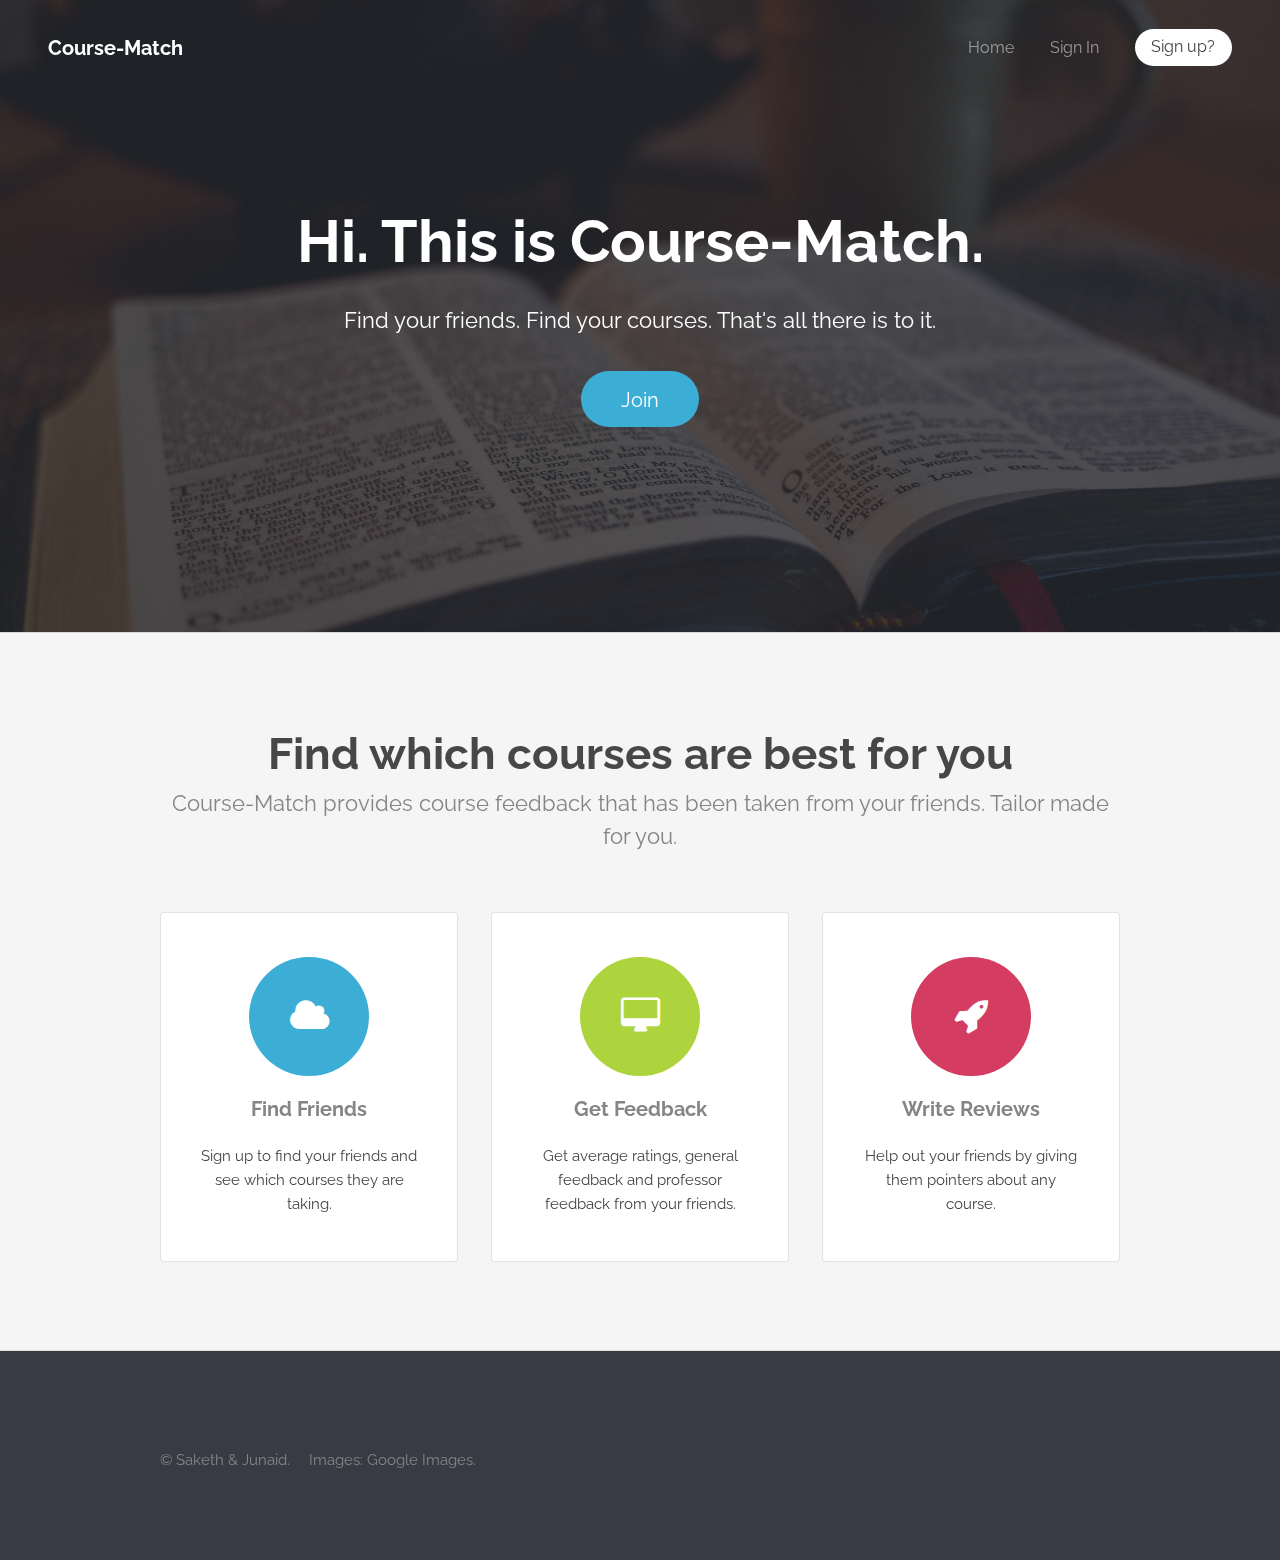
<file: index.html>
<!DOCTYPE html>
<html lang="en">
	<head>
		<meta charset="UTF-8">
		<title>Course-Match</title>
		<meta http-equiv="content-type" content="text/html; charset=utf-8" />
		<meta name="description" content="" />
		<meta name="keywords" content="" />
		<script src="js/jquery.min.js"></script>
		<script src="js/skel.min.js"></script>
		<script src="js/skel-layers.min.js"></script>
		<script src="js/init.js"></script>
		<noscript>
			<link rel="stylesheet" href="css/skel.css" />
			<link rel="stylesheet" href="css/style.css" />
			<link rel="stylesheet" href="css/style-xlarge.css" />
		</noscript>
	</head>
	<body class="landing">

		<!-- Header -->
			<header id="header">
				<h1><a href="index.php">Course-Match</a></h1>
				<nav id="nav">
					<ul>
						<li><a href="index.html">Home</a></li>
						<li><a href="login.php">Sign In</a></li>
						<li><a href="registration.php" class="button">Sign up?</a></li>
					</ul>
				</nav>
			</header>

		<!-- Banner -->
			<section id="banner">
				<h2>Hi. This is Course-Match.</h2>
				<p>Find your friends. Find your courses. That's all there is to it.</p>
				<ul class="actions">
					<li>
						<a href="./registration.php" class="button big">Join</a>
					</li>
				</ul>
			</section>

		<!-- One -->
			<section id="one" class="wrapper style1 special">
				<div class="container">
					<header class="major">
						<h2>Find which courses are best for you</h2>
						<p>Course-Match provides course feedback that has been taken from your friends. Tailor made for you.</p>
					</header>
					<div class="row 150%">
						<div class="4u 12u$(medium)">
							<section class="box">
								<i class="icon big rounded color1 fa-cloud"></i>
								<h3>Find Friends</h3>
								<p>Sign up to find your friends and see which courses they are taking.</p>
							</section>
						</div>
						<div class="4u 12u$(medium)">
							<section class="box">
								<i class="icon big rounded color9 fa-desktop"></i>
								<h3>Get Feedback</h3>
								<p>Get average ratings, general feedback and professor feedback from your friends.</p>
							</section>
						</div>
						<div class="4u$ 12u$(medium)">
							<section class="box">
								<i class="icon big rounded color6 fa-rocket"></i>
								<h3>Write Reviews</h3>
								<p>Help out your friends by giving them pointers about any course.</p>
							</section>
						</div>
					</div>
				</div>
			</section>

		<!-- Two -->
			<!-- <section id="two" class="wrapper style2 special">
				<center>
				<div class="container">
					<header class="major">
						<h2>Made by us.</h2>
						<p>We are we.</p>
					</header>
					<section class="profiles">
						<div class="row" style="padding:0cm 0cm 0cm 35%">
							<section class="3u 6u(medium) 12u$(xsmall) profile">
								<img src="images/profile_placeholder.gif" alt="" />
								<h4>Me</h4>
								<p>That's me.</p>
							</section>
							<section class="3u 6u$(medium) 12u$(xsmall) profile">
								<img src="images/profile_placeholder.gif" alt="" />
								<h4>My Friend</h4>
								<p>That's my friend :p.</p>
							</section>
						</div>
					</section>
				</div>
			</center>
			</section> -->

		<!-- Three -->
			<!-- <section id="three" class="wrapper style3 special">
				<div class="container">
					<header class="major">
						<h2>Have some feedback?</h2>
						<p>It's always welcome.</p>
					</header>
				</div>
				<div class="container 50%">
					<form action="#" method="post">
						<div class="row uniform">
							<div class="6u 12u$(small)">
								<input name="name" id="name" value="" placeholder="Name" type="text">
							</div>
							<div class="6u$ 12u$(small)">
								<input name="email" id="email" value="" placeholder="Email" type="email">
							</div>
							<div class="12u$">
								<textarea name="message" id="message" placeholder="Message" rows="6"></textarea>
							</div>
							<div class="12u$">
								<ul class="actions">
									<li><input value="Send Message" class="special big" type="submit"></li>
								</ul>
							</div>
						</div>
					</form>
				</div>
			</section> -->

		<!-- Footer -->

			<footer id="footer">
				<div class="container">
					<div class="row">
						<div class="8u 12u$(medium)">
							<ul class="copyright">
								<li>&copy; Saketh & Junaid.</li>
								<li>Images: <a href="https://www.google.com/imghp">Google Images.</a></li>
							</ul>
						</div>
			</footer>

	</body>
</html>
</file>
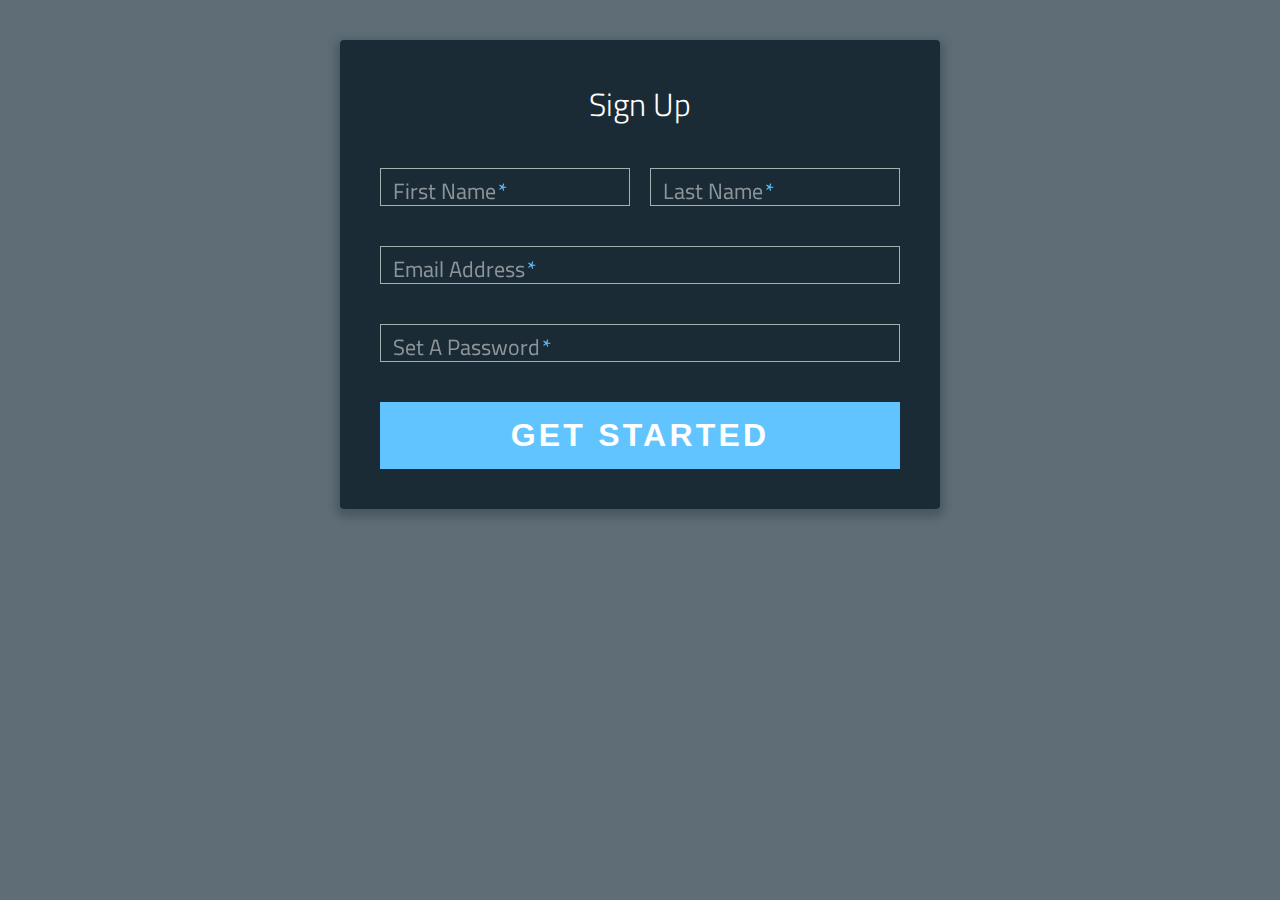
<file: registration.html>
<!DOCTYPE html>
  <html class=''>
  <head>
    <title>Course-Match Registration</title>
      <meta charset='UTF-8'><meta name="robots" content="noindex"><link rel="canonical" href="http://codepen.io/ehermanson/pen/KwKWEv" />
    <link href='http://fonts.googleapis.com/css?family=Titillium+Web:400,300,600' rel='stylesheet' type='text/css'>
    <link rel='stylesheet prefetch' href='//codepen.io/assets/reset/normalize.css'>
    <style class="cp-pen-styles">*, *:before, *:after {
      box-sizing: border-box;
    }

    html {
      overflow-y: scroll;
    }

    body {
      background: #5F6E76;
      font-family: 'Titillium Web', sans-serif;
    }

    a {
      text-decoration: none;
      color: #1ab188;
      -webkit-transition: .5s ease;
      transition: .5s ease;
    }
    a:hover {
      color: #33CAFF;
    }

    .form {
      background: rgba(19, 35, 47, 0.9);
      padding: 40px;
      max-width: 600px;
      margin: 40px auto;
      border-radius: 4px;
      box-shadow: 0 4px 10px 4px rgba(19, 35, 47, 0.3);
    }

    .tab-group {
      list-style: none;
      padding: 0;
      margin: 0 0 40px 0;
    }
    .tab-group:after {
      content: "";
      display: table;
      clear: both;
    }
    .tab-group li a {
      display: block;
      text-decoration: none;
      padding: 15px;
      background: #33B2FF;
      color: #33B2FF;
      font-size: 20px;
      float: left;
      width: 50%;
      text-align: center;
      cursor: pointer;
      -webkit-transition: .5s ease;
      transition: .5s ease;
    }
    .tab-group li a:hover {
      background: #33B2FF;
      color: #ffffff;
    }
    .tab-group .active a {
      background: #33CAFF;
      color: #ffffff;
    }

    .tab-content > div:last-child {
      display: none;
    }

    h1 {
      text-align: center;
      color: #ffffff;
      font-weight: 300;
      margin: 0 0 40px;
    }

    label {
      position: absolute;
      -webkit-transform: translateY(6px);
              transform: translateY(6px);
      left: 13px;
      color: rgba(255, 255, 255, 0.5);
      -webkit-transition: all 0.25s ease;
      transition: all 0.25s ease;
      -webkit-backface-visibility: hidden;
      pointer-events: none;
      font-size: 22px;
    }
    label .req {
      margin: 2px;
      color: #61C4FF;
    }

    label.active {
      -webkit-transform: translateY(50px);
              transform: translateY(50px);
      left: 2px;
      font-size: 14px;
    }
    label.active .req {
      opacity: 0;
    }

    label.highlight {
      color: #ffffff;
    }

    input, textarea {
      font-size: 22px;
      display: block;
      width: 100%;
      height: 100%;
      padding: 5px 10px;
      background: none;
      background-image: none;
      border: 1px solid #a0b3b0;
      color: #ffffff;
      border-radius: 0;
      -webkit-transition: border-color .25s ease, box-shadow .25s ease;
      transition: border-color .25s ease, box-shadow .25s ease;
    }
    input:focus, textarea:focus {
      outline: 0;
      border-color: #61C4FF;
    }

    textarea {
      border: 2px solid #a0b3b0;
      resize: vertical;
    }

    .field-wrap {
      position: relative;
      margin-bottom: 40px;
    }

    .top-row:after {
      content: "";
      display: table;
      clear: both;
    }
    .top-row > div {
      float: left;
      width: 48%;
      margin-right: 4%;
    }
    .top-row > div:last-child {
      margin: 0;
    }

    .button {
      border: 0;
      outline: none;
      border-radius: 0;
      padding: 15px 0;
      font-size: 2rem;
      font-weight: 600;
      text-transform: uppercase;
      letter-spacing: .1em;
      background: #61C4FF;
      color: #ffffff;
      -webkit-transition: all 0.5s ease;
      transition: all 0.5s ease;
      -webkit-appearance: none;
    }
    .button:hover, .button:focus {
      background: #22ABFE;
    }

    .button-block {
      display: block;
      width: 100%;
    }

    .forgot {
      margin-top: -20px;
      text-align: right;
    }
    </style>
  </head>
  <body>
  <div class="form">        
        <div class="tab-content">
          <div id="signup">   
            <h1>Sign Up</h1>
            
            <form action="/" method="post">
            
            <div class="top-row">
              <div class="field-wrap">
                <label>
                  First Name<span class="req">*</span>
                </label>
                <input type="text" required autocomplete="off" />
              </div>
          
              <div class="field-wrap">
                <label>
                  Last Name<span class="req">*</span>
                </label>
                <input type="text"required autocomplete="off"/>
              </div>
            </div>

            <div class="field-wrap">
              <label>
                Email Address<span class="req">*</span>
              </label>
              <input type="email"required autocomplete="off"/>
            </div>
            
            <div class="field-wrap">
              <label>
                Set A Password<span class="req">*</span>
              </label>
              <input type="password"required autocomplete="off"/>
            </div>
            
            <button type="submit" class="button button-block"/>Get Started</button>
            
            </form>

          </div>
          
          <div id="login">   
            <h1>Welcome Back!</h1>
            
            <form action="/" method="post">
            
              <div class="field-wrap">
              <label>
                Email Address<span class="req">*</span>
              </label>
              <input type="email"required autocomplete="off"/>
            </div>
            
            <div class="field-wrap">
              <label>
                Password<span class="req">*</span>
              </label>
              <input type="password"required autocomplete="off"/>
            </div>
            
            <p class="forgot"><a href="#">Forgot Password?</a></p>
            
            <button class="button button-block"/>Log In</button>
            
            </form>

          </div>
          
        </div><!-- tab-content -->
        
  </div> <!-- /form -->
  <script src='//dmnbd74khqk5q.cloudfront.net/assets/common/stopExecutionOnTimeout.js?t=1'></script><script src='//cdnjs.cloudflare.com/ajax/libs/jquery/2.1.3/jquery.min.js'></script>
  <script>$('.form').find('input, textarea').on('keyup blur focus', function (e) {
      var $this = $(this), label = $this.prev('label');
      if (e.type === 'keyup') {
          if ($this.val() === '') {
              label.removeClass('active highlight');
          } else {
              label.addClass('active highlight');
          }
      } else if (e.type === 'blur') {
          if ($this.val() === '') {
              label.removeClass('active highlight');
          } else {
              label.removeClass('highlight');
          }
      } else if (e.type === 'focus') {
          if ($this.val() === '') {
              label.removeClass('highlight');
          } else if ($this.val() !== '') {
              label.addClass('highlight');
          }
      }
  });
  $('.tab a').on('click', function (e) {
      e.preventDefault();
      $(this).parent().addClass('active');
      $(this).parent().siblings().removeClass('active');
      target = $(this).attr('href');
      $('.tab-content > div').not(target).hide();
      $(target).fadeIn(600);
  });
  //# sourceURL=pen.js
  </script>
  </body>
</html>
</file>
<file: css/style-xlarge.css>
/*
	Transit by TEMPLATED
	templated.co @templatedco
	Released for free under the Creative Commons Attribution 3.0 license (templated.co/license)
*/

/* Basic */

	body, input, select, textarea {
		font-size: 11pt;
	}
</file>
<file: css/skel.css>
/* Resets (http://meyerweb.com/eric/tools/css/reset/ | v2.0 | 20110126 | License: none (public domain)) */

	html,body,div,span,applet,object,iframe,h1,h2,h3,h4,h5,h6,p,blockquote,pre,a,abbr,acronym,address,big,cite,code,del,dfn,em,img,ins,kbd,q,s,samp,small,strike,strong,sub,sup,tt,var,b,u,i,center,dl,dt,dd,ol,ul,li,fieldset,form,label,legend,table,caption,tbody,tfoot,thead,tr,th,td,article,aside,canvas,details,embed,figure,figcaption,footer,header,hgroup,menu,nav,output,ruby,section,summary,time,mark,audio,video{margin:0;padding:0;border:0;font-size:100%;font:inherit;vertical-align:baseline;}article,aside,details,figcaption,figure,footer,header,hgroup,menu,nav,section{display:block;}body{line-height:1;}ol,ul{list-style:none;}blockquote,q{quotes:none;}blockquote:before,blockquote:after,q:before,q:after{content:'';content:none;}table{border-collapse:collapse;border-spacing:0;}body{-webkit-text-size-adjust:none}

/* Box Model */

	*, *:before, *:after {
		-moz-box-sizing: border-box;
		-webkit-box-sizing: border-box;
		box-sizing: border-box;
	}

/* Container */

	.container {
		margin-left: auto;
		margin-right: auto;

		/* width: (containers) */
		width: 1200px;
	}

	/* Modifiers */

		/* 125% */
			.container.\31 25\25 {
				width: 100%;

				/* max-width: (containers * 1.25) */
				max-width: 1500px;

				/* min-width: (containers) */
				min-width: 1200px;
			}

		/* 75% */
			.container.\37 5\25 {

				/* width: (containers * 0.75) */
				width: 900px;

			}

		/* 50% */
			.container.\35 0\25 {

				/* width: (containers * 0.50) */
				width: 600px;

			}

		/* 25% */
			.container.\32 5\25 {

				/* width: (containers * 0.25) */
				width: 300px;

			}

/* Grid */

	.row {
		border-bottom: solid 1px transparent;
	}

	.row > * {
		float: left;
	}

	.row:after, .row:before {
		content: '';
		display: block;
		clear: both;
		height: 0;
	}

	.row.uniform > * > :first-child {
		margin-top: 0;
	}

	.row.uniform > * > :last-child {
		margin-bottom: 0;
	}

	/* Gutters */

		/* Normal */

			.row > * {
				/* padding: (gutters.horizontal) 0 0 (gutters.vertical) */
				padding: 0 0 0 2em;
			}

			.row {
				/* margin: -(gutters.horizontal) 0 -1px -(gutters.vertical) */
				margin: 0 0 -1px -2em;
			}

			.row.uniform > * {
				/* padding: (gutters.vertical) 0 0 (gutters.vertical) */
				padding: 2em 0 0 2em;
			}

			.row.uniform {
				/* margin: -(gutters.vertical) 0 -1px -(gutters.vertical) */
				margin: -2em 0 -1px -2em;
			}

		/* 200% */

			.row.\32 00\25 > * {
				/* padding: (gutters.horizontal) 0 0 (gutters.vertical) */
				padding: 0 0 0 4em;
			}

			.row.\32 00\25 {
				/* margin: -(gutters.horizontal) 0 -1px -(gutters.vertical) */
				margin: 0 0 -1px -4em;
			}

			.row.uniform.\32 00\25 > * {
				/* padding: (gutters.vertical) 0 0 (gutters.vertical) */
				padding: 4em 0 0 4em;
			}

			.row.uniform.\32 00\25 {
				/* margin: -(gutters.vertical) 0 -1px -(gutters.vertical) */
				margin: -4em 0 -1px -4em;
			}

		/* 150% */

			.row.\31 50\25 > * {
				/* padding: (gutters.horizontal) 0 0 (gutters.vertical) */
				padding: 0 0 0 1.5em;
			}

			.row.\31 50\25 {
				/* margin: -(gutters.horizontal) 0 -1px -(gutters.vertical) */
				margin: 0 0 -1px -1.5em;
			}

			.row.uniform.\31 50\25 > * {
				/* padding: (gutters.vertical) 0 0 (gutters.vertical) */
				padding: 1.5em 0 0 1.5em;
			}

			.row.uniform.\31 50\25 {
				/* margin: -(gutters.vertical) 0 -1px -(gutters.vertical) */
				margin: -1.5em 0 -1px -1.5em;
			}

		/* 50% */

			.row.\35 0\25 > * {
				/* padding: (gutters.horizontal) 0 0 (gutters.vertical) */
				padding: 0 0 0 1em;
			}

			.row.\35 0\25 {
				/* margin: -(gutters.horizontal) 0 -1px -(gutters.vertical) */
				margin: 0 0 -1px -1em;
			}

			.row.uniform.\35 0\25 > * {
				/* padding: (gutters.vertical) 0 0 (gutters.vertical) */
				padding: 1em 0 0 1em;
			}

			.row.uniform.\35 0\25 {
				/* margin: -(gutters.vertical) 0 -1px -(gutters.vertical) */
				margin: -1em 0 -1px -1em;
			}

		/* 25% */

			.row.\32 5\25 > * {
				/* padding: (gutters.horizontal) 0 0 (gutters.vertical) */
				padding: 0 0 0 0.5em;
			}

			.row.\32 5\25 {
				/* margin: -(gutters.horizontal) 0 -1px -(gutters.vertical) */
				margin: 0 0 -1px -0.5em;
			}

			.row.uniform.\32 5\25 > * {
				/* padding: (gutters.vertical) 0 0 (gutters.vertical) */
				padding: 0.5em 0 0 0.5em;
			}

			.row.uniform.\32 5\25 {
				/* margin: -(gutters.vertical) 0 -1px -(gutters.vertical) */
				margin: -0.5em 0 -1px -0.5em;
			}

		/* 0% */

			.row.\30 \25 > * {
				padding: 0;
			}

			.row.\30 \25 {
				margin: 0 0 -1px 0;
			}

	/* Cells */

		.\31 2u, .\31 2u\24 { width: 100%; clear: none; margin-left: 0; }
		.\31 1u, .\31 1u\24 { width: 91.6666666667%; clear: none; margin-left: 0; }
		.\31 0u, .\31 0u\24 { width: 83.3333333333%; clear: none; margin-left: 0; }
		.\39 u, .\39 u\24 { width: 75%; clear: none; margin-left: 0; }
		.\38 u, .\38 u\24 { width: 66.6666666667%; clear: none; margin-left: 0; }
		.\37 u, .\37 u\24 { width: 58.3333333333%; clear: none; margin-left: 0; }
		.\36 u, .\36 u\24 { width: 50%; clear: none; margin-left: 0; }
		.\35 u, .\35 u\24 { width: 41.6666666667%; clear: none; margin-left: 0; }
		.\34 u, .\34 u\24 { width: 33.3333333333%; clear: none; margin-left: 0; }
		.\33 u, .\33 u\24 { width: 25%; clear: none; margin-left: 0; }
		.\32 u, .\32 u\24 { width: 16.6666666667%; clear: none; margin-left: 0; }
		.\31 u, .\31 u\24 { width: 8.3333333333%; clear: none; margin-left: 0; }

		.\31 2u\24 + *,
		.\31 1u\24 + *,
		.\31 0u\24 + *,
		.\39 u\24 + *,
		.\38 u\24 + *,
		.\37 u\24 + *,
		.\36 u\24 + *,
		.\35 u\24 + *,
		.\34 u\24 + *,
		.\33 u\24 + *,
		.\32 u\24 + *,
		.\31 u\24 + * {
			clear: left;
		}

		.\-11u { margin-left: 91.6666666667% }
		.\-10u { margin-left: 83.3333333333% }
		.\-9u { margin-left: 75% }
		.\-8u { margin-left: 66.6666666667% }
		.\-7u { margin-left: 58.3333333333% }
		.\-6u { margin-left: 50% }
		.\-5u { margin-left: 41.6666666667% }
		.\-4u { margin-left: 33.3333333333% }
		.\-3u { margin-left: 25% }
		.\-2u { margin-left: 16.6666666667% }
		.\-1u { margin-left: 8.3333333333% }
</file>
<file: css/style.css>
@charset "UTF-8";
@import url(font-awesome.min.css);
@import url(http://fonts.googleapis.com/css?family=Raleway:700,400);

/*
	Transit by TEMPLATED
	templated.co @templatedco
	Released for free under the Creative Commons Attribution 3.0 license (templated.co/license)
*/

/* Basic */

	body {
		background: #fff;
	}

		body.is-loading *, body.is-loading *:before, body.is-loading *:after {
			-moz-animation: none !important;
			-webkit-animation: none !important;
			-o-animation: none !important;
			-ms-animation: none !important;
			animation: none !important;
			-moz-transition: none !important;
			-webkit-transition: none !important;
			-o-transition: none !important;
			-ms-transition: none !important;
			transition: none !important;
		}

	body, input, select, textarea {
		color: #444;
		font-family: "Raleway", Helvetica, sans-serif;
		font-size: 13pt;
		font-weight: 400;
		line-height: 1.65em;
	}

	a {
		color: #383b43;
		text-decoration: none;
	}

		a:active, a:hover {
			text-decoration: underline;
		}

	strong, b {
		color: #474747;
		font-weight: 700;
	}

	em, i {
		font-style: italic;
	}

	p {
		margin: 0 0 2em 0;
	}

	h1, h2, h3, h4, h5, h6 {
		color: #474747;
		font-weight: 700;
		line-height: 1em;
		margin: 0 0 1em 0;
	}

		h1 a, h2 a, h3 a, h4 a, h5 a, h6 a {
			color: inherit;
			text-decoration: none;
		}

	h2 {
		font-size: 1.75em;
		line-height: 1.5em;
	}

	h3 {
		font-size: 1.35em;
		line-height: 1.5em;
	}

	h4 {
		font-size: 1.1em;
		line-height: 1.5em;
	}

	h5 {
		font-size: 0.9em;
		line-height: 1.5em;
	}

	h6 {
		font-size: 0.7em;
		line-height: 1.5em;
	}

	sub {
		font-size: 0.8em;
		position: relative;
		top: 0.5em;
	}

	sup {
		font-size: 0.8em;
		position: relative;
		top: -0.5em;
	}

	hr {
		border: 0;
		border-bottom: solid 1px rgba(144, 144, 144, 0.25);
		margin: 2em 0;
	}

		hr.major {
			margin: 3em 0;
		}

	blockquote {
		border-left: solid 4px rgba(144, 144, 144, 0.25);
		font-style: italic;
		margin: 0 0 2em 0;
		padding: 0.5em 0 0.5em 2em;
	}

	code {
		background: rgba(144, 144, 144, 0.075);
		border-radius: 4px;
		border: solid 1px rgba(144, 144, 144, 0.25);
		font-family: "Courier New", monospace;
		font-size: 0.9em;
		margin: 0 0.25em;
		padding: 0.25em 0.65em;
	}

	pre {
		-webkit-overflow-scrolling: touch;
		font-family: "Courier New", monospace;
		font-size: 0.9em;
		margin: 0 0 2em 0;
	}

		pre code {
			display: block;
			line-height: 1.75em;
			padding: 1em 1.5em;
			overflow-x: auto;
		}

	.align-left {
		text-align: left;
	}

	.align-center {
		text-align: center;
	}

	.align-right {
		text-align: right;
	}

/* Section/Article */

	section.special, article.special {
		text-align: center;
	}

	header p {
		color: #858585;
		position: relative;
		margin: 0 0 1.5em 0;
	}

	header h2 + p {
		font-size: 1.25em;
		margin-top: -1em;
		line-height: 1.5em;
	}

	header h3 + p {
		font-size: 1.1em;
		margin-top: -0.8em;
		line-height: 1.5em;
	}

	header h4 + p,
	header h5 + p,
	header h6 + p {
		font-size: 0.9em;
		margin-top: -0.6em;
		line-height: 1.5em;
	}

	header.major {
		text-align: center;
		margin-bottom: 4em;
	}

		header.major h2 {
			font-size: 3em;
			margin-bottom: 0.5em;
		}

		header.major p {
			font-size: 1.5em;
		}

/* Form */

	form {
		margin: 0 0 2em 0;
	}

	label {
		color: #474747;
		display: block;
		font-size: 0.9em;
		font-weight: 700;
		margin: 0 0 1em 0;
	}

	input[type="text"],
	input[type="password"],
	input[type="email"],
	select,
	textarea {
		-moz-appearance: none;
		-webkit-appearance: none;
		-o-appearance: none;
		-ms-appearance: none;
		appearance: none;
		background: rgba(144, 144, 144, 0.075);
		border-radius: 4px;
		border: none;
		color: inherit;
		display: block;
		outline: 0;
		padding: 0 1em;
		text-decoration: none;
		width: 100%;
	}

		input[type="text"]:invalid,
		input[type="password"]:invalid,
		input[type="email"]:invalid,
		select:invalid,
		textarea:invalid {
			box-shadow: none;
		}

		input[type="text"]:focus,
		input[type="password"]:focus,
		input[type="email"]:focus,
		select:focus,
		textarea:focus {
			border-color: #383b43;
			box-shadow: 0 0 0 1px #383b43;
		}

	.select-wrapper {
		text-decoration: none;
		display: block;
		position: relative;
	}

		.select-wrapper:before {
			content: "";
			-moz-osx-font-smoothing: grayscale;
			-webkit-font-smoothing: antialiased;
			font-family: FontAwesome;
			font-style: normal;
			font-weight: normal;
			text-transform: none !important;
		}

		.select-wrapper:before {
			color: rgba(144, 144, 144, 0.25);
			display: block;
			height: 2.75em;
			line-height: 2.75em;
			pointer-events: none;
			position: absolute;
			right: 0;
			text-align: center;
			top: 0;
			width: 2.75em;
		}

		.select-wrapper select::-ms-expand {
			display: none;
		}

	input[type="text"],
	input[type="password"],
	input[type="email"],
	select {
		height: 2.75em;
	}

	textarea {
		padding: 0.75em 1em;
	}

	input[type="checkbox"],
	input[type="radio"] {
		-moz-appearance: none;
		-webkit-appearance: none;
		-o-appearance: none;
		-ms-appearance: none;
		appearance: none;
		display: block;
		float: left;
		margin-right: -2em;
		opacity: 0;
		width: 1em;
		z-index: -1;
	}

		input[type="checkbox"] + label,
		input[type="radio"] + label {
			text-decoration: none;
			color: #444;
			cursor: pointer;
			display: inline-block;
			font-size: 1em;
			font-weight: 400;
			padding-left: 2.4em;
			padding-right: 0.75em;
			position: relative;
		}

			input[type="checkbox"] + label:before,
			input[type="radio"] + label:before {
				-moz-osx-font-smoothing: grayscale;
				-webkit-font-smoothing: antialiased;
				font-family: FontAwesome;
				font-style: normal;
				font-weight: normal;
				text-transform: none !important;
			}

			input[type="checkbox"] + label:before,
			input[type="radio"] + label:before {
				background: rgba(144, 144, 144, 0.075);
				border-radius: 4px;
				border: solid 1px rgba(144, 144, 144, 0.25);
				content: '';
				display: inline-block;
				height: 1.65em;
				left: 0;
				line-height: 1.58125em;
				position: absolute;
				text-align: center;
				top: 0;
				width: 1.65em;
			}

		input[type="checkbox"]:checked + label:before,
		input[type="radio"]:checked + label:before {
			background: #3cadd4;
			border-color: #3cadd4;
			color: #ffffff;
			content: '\f00c';
		}

		input[type="checkbox"]:focus + label:before,
		input[type="radio"]:focus + label:before {
			border-color: #383b43;
			box-shadow: 0 0 0 1px #383b43;
		}

	input[type="checkbox"] + label:before {
		border-radius: 4px;
	}

	input[type="radio"] + label:before {
		border-radius: 100%;
	}

	::-webkit-input-placeholder {
		color: #858585 !important;
		opacity: 1.0;
	}

	:-moz-placeholder {
		color: #858585 !important;
		opacity: 1.0;
	}

	::-moz-placeholder {
		color: #858585 !important;
		opacity: 1.0;
	}

	:-ms-input-placeholder {
		color: #858585 !important;
		opacity: 1.0;
	}

	.formerize-placeholder {
		color: #858585 !important;
		opacity: 1.0;
	}

/* Box */

	.box {
		border-radius: 4px;
		border: solid 1px rgba(144, 144, 144, 0.25);
		margin-bottom: 2em;
		padding: 1.5em;
	}

		.box > :last-child,
		.box > :last-child > :last-child,
		.box > :last-child > :last-child > :last-child {
			margin-bottom: 0;
		}

		.box.alt {
			border: 0;
			border-radius: 0;
			padding: 0;
		}

/* Icon */

	.icon {
		text-decoration: none;
		border-bottom: none;
		position: relative;
	}

		.icon:before {
			-moz-osx-font-smoothing: grayscale;
			-webkit-font-smoothing: antialiased;
			font-family: FontAwesome;
			font-style: normal;
			font-weight: normal;
			text-transform: none !important;
		}

		.icon:active, .icon:hover {
			text-decoration: none;
		}

		.icon > .label {
			display: none;
		}

		.icon.rounded {
			background-color: #383b43;
			border-radius: 100%;
			color: #ffffff;
			display: inline-block;
			height: 3.25em;
			line-height: 3.25em;
			text-align: center;
			width: 3.25em;
		}

			.icon.rounded.big {
				font-size: 2.5em;
				margin-bottom: 0.5em;
			}

			.icon.rounded.color1 {
				background-color: #3cadd4;
			}

			.icon.rounded.color2 {
				background-color: #3c61d4;
			}

			.icon.rounded.color3 {
				background-color: #633cd4;
			}

			.icon.rounded.color4 {
				background-color: #af3cd4;
			}

			.icon.rounded.color5 {
				background-color: #d43cad;
			}

			.icon.rounded.color6 {
				background-color: #d43c61;
			}

			.icon.rounded.color7 {
				background-color: #d4633c;
			}

			.icon.rounded.color8 {
				background-color: #d4af3c;
			}

			.icon.rounded.color9 {
				background-color: #add43c;
			}

			.icon.rounded.color10 {
				background-color: #61d43c;
			}

			.icon.rounded.fa-twitter {
				background-color: #2daae4;
			}

			.icon.rounded.fa-facebook {
				background-color: #39599f;
			}

			.icon.rounded.fa-google-plus {
				background-color: #c91e1f;
			}

			.icon.rounded.fa-dribbble {
				background-color: #c4376b;
			}

			.icon.rounded.fa-tumblr, .icon.rounded.fa-linkedin {
				background-color: #31516a;
			}

			.icon.rounded.fa-rss {
				background-color: #f2600b;
			}

/* Image */

	.image {
		border-radius: 4px;
		border: 0;
		display: inline-block;
		position: relative;
	}

		.image img {
			border-radius: 4px;
			display: block;
		}

		.image.left {
			float: left;
			padding: 0 1.5em 1em 0;
			top: 0.25em;
		}

		.image.right {
			float: right;
			padding: 0 0 1em 1.5em;
			top: 0.25em;
		}

		.image.left, .image.right {
			max-width: 40%;
		}

			.image.left img, .image.right img {
				width: 100%;
			}

		.image.fit {
			display: block;
			margin: 0 0 2em 0;
			width: 100%;
		}

			.image.fit img {
				width: 100%;
			}

/* List */

	ol {
		list-style: decimal;
		margin: 0 0 2em 0;
		padding-left: 1.25em;
	}

		ol li {
			padding-left: 0.25em;
		}

	ul {
		list-style: disc;
		margin: 0 0 2em 0;
		padding-left: 1em;
	}

		ul li {
			padding-left: 0.5em;
		}

		ul.alt {
			list-style: none;
			padding-left: 0;
		}

			ul.alt li {
				border-top: solid 1px rgba(144, 144, 144, 0.25);
				padding: 0.5em 0;
			}

				ul.alt li:first-child {
					border-top: 0;
					padding-top: 0;
				}

		ul.unstyled {
			list-style: none;
			padding-left: 0;
		}

			ul.unstyled li {
				padding: 0.4em 0;
			}

		ul.icons {
			cursor: default;
			list-style: none;
			padding-left: 0;
		}

			ul.icons li {
				display: inline-block;
				padding: 0 1em 0 0;
			}

				ul.icons li:last-child {
					padding-right: 0;
				}

				ul.icons li .icon:before {
					font-size: 2em;
				}

		ul.actions {
			cursor: default;
			list-style: none;
			padding-left: 0;
		}

			ul.actions li {
				display: inline-block;
				padding: 0 1em 0 0;
				vertical-align: middle;
			}

				ul.actions li:last-child {
					padding-right: 0;
				}

			ul.actions.small li {
				padding: 0 0.5em 0 0;
			}

			ul.actions.vertical li {
				display: block;
				padding: 1em 0 0 0;
			}

				ul.actions.vertical li:first-child {
					padding-top: 0;
				}

				ul.actions.vertical li > * {
					margin-bottom: 0;
				}

			ul.actions.vertical.small li {
				padding: 0.5em 0 0 0;
			}

				ul.actions.vertical.small li:first-child {
					padding-top: 0;
				}

			ul.actions.fit {
				display: table;
				margin-left: -1em;
				padding: 0;
				table-layout: fixed;
				width: calc(100% + 1em);
			}

				ul.actions.fit li {
					display: table-cell;
					padding: 0 0 0 1em;
				}

					ul.actions.fit li > * {
						margin-bottom: 0;
					}

				ul.actions.fit.small {
					margin-left: -0.5em;
					width: calc(100% + 0.5em);
				}

					ul.actions.fit.small li {
						padding: 0 0 0 0.5em;
					}

	dl {
		margin: 0 0 2em 0;
	}

/* Table */

	.table-wrapper {
		-webkit-overflow-scrolling: touch;
		overflow-x: auto;
	}

	table {
		margin: 0 0 2em 0;
		width: 100%;
	}

		table tbody tr {
			border: solid 1px rgba(144, 144, 144, 0.25);
			border-left: 0;
			border-right: 0;
		}

			table tbody tr:nth-child(2n + 1) {
				background-color: rgba(144, 144, 144, 0.075);
			}

		table td {
			padding: 0.75em 0.75em;
		}

		table th {
			color: #474747;
			font-size: 0.9em;
			font-weight: 700;
			padding: 0 0.75em 0.75em 0.75em;
			text-align: left;
		}

		table thead {
			border-bottom: solid 2px rgba(144, 144, 144, 0.25);
		}

		table tfoot {
			border-top: solid 2px rgba(144, 144, 144, 0.25);
		}

		table.alt {
			border-collapse: separate;
		}

			table.alt tbody tr td {
				border: solid 1px rgba(144, 144, 144, 0.25);
				border-left-width: 0;
				border-top-width: 0;
			}

				table.alt tbody tr td:first-child {
					border-left-width: 1px;
				}

			table.alt tbody tr:first-child td {
				border-top-width: 1px;
			}

			table.alt thead {
				border-bottom: 0;
			}

			table.alt tfoot {
				border-top: 0;
			}

/* Button */

	input[type="submit"],
	input[type="reset"],
	input[type="button"],
	.button {
		-moz-appearance: none;
		-webkit-appearance: none;
		-o-appearance: none;
		-ms-appearance: none;
		appearance: none;
		-moz-transition: background-color 0.2s ease-in-out, color 0.2s ease-in-out;
		-webkit-transition: background-color 0.2s ease-in-out, color 0.2s ease-in-out;
		-o-transition: background-color 0.2s ease-in-out, color 0.2s ease-in-out;
		-ms-transition: background-color 0.2s ease-in-out, color 0.2s ease-in-out;
		transition: background-color 0.2s ease-in-out, color 0.2s ease-in-out;
		background-color: #3cadd4;
		border-radius: 30px;
		border: 0;
		color: #ffffff !important;
		cursor: pointer;
		display: inline-block;
		font-weight: 400;
		height: 2.85em;
		line-height: 2.95em;
		padding: 0 2em;
		text-align: center;
		text-decoration: none;
		white-space: nowrap;
	}

		input[type="submit"]:hover,
		input[type="reset"]:hover,
		input[type="button"]:hover,
		.button:hover {
			background-color: #51b6d9;
			text-decoration: none;
		}

		input[type="submit"]:active,
		input[type="reset"]:active,
		input[type="button"]:active,
		.button:active {
			background-color: #2da2ca;
			text-decoration: none;
		}

		input[type="submit"].icon,
		input[type="reset"].icon,
		input[type="button"].icon,
		.button.icon {
			padding-left: 1.35em;
		}

			input[type="submit"].icon:before,
			input[type="reset"].icon:before,
			input[type="button"].icon:before,
			.button.icon:before {
				margin-right: 0.5em;
			}

		input[type="submit"].fit,
		input[type="reset"].fit,
		input[type="button"].fit,
		.button.fit {
			display: block;
			margin: 0 0 1em 0;
			width: 100%;
		}

		input[type="submit"].small,
		input[type="reset"].small,
		input[type="button"].small,
		.button.small {
			font-size: 0.8em;
		}

		input[type="submit"].big,
		input[type="reset"].big,
		input[type="button"].big,
		.button.big {
			font-size: 1.35em;
		}

		input[type="submit"].alt,
		input[type="reset"].alt,
		input[type="button"].alt,
		.button.alt {
			background-color: transparent;
			box-shadow: inset 0 0 0 2px rgba(144, 144, 144, 0.25);
			color: #474747 !important;
		}

			input[type="submit"].alt:hover,
			input[type="reset"].alt:hover,
			input[type="button"].alt:hover,
			.button.alt:hover {
				background-color: rgba(144, 144, 144, 0.075);
			}

			input[type="submit"].alt:active,
			input[type="reset"].alt:active,
			input[type="button"].alt:active,
			.button.alt:active {
				background-color: rgba(144, 144, 144, 0.2);
			}

			input[type="submit"].alt.icon:before,
			input[type="reset"].alt.icon:before,
			input[type="button"].alt.icon:before,
			.button.alt.icon:before {
				color: #858585;
			}

		input[type="submit"].special,
		input[type="reset"].special,
		input[type="button"].special,
		.button.special {
			//background-color: #383b43;
			background-color: #383b43;
			color: #ffffff !important;
		}

			input[type="submit"].special:hover,
			input[type="reset"].special:hover,
			input[type="button"].special:hover,
			.button.special:hover {
				background-color: #444751;
			}

			input[type="submit"].special:active,
			input[type="reset"].special:active,
			input[type="button"].special:active,
			.button.special:active {
				background-color: #2c2f35;
			}

		input[type="submit"].disabled, input[type="submit"]:disabled,
		input[type="reset"].disabled,
		input[type="reset"]:disabled,
		input[type="button"].disabled,
		input[type="button"]:disabled,
		.button.disabled,
		.button:disabled {
			background-color: #444 !important;
			box-shadow: inset 0 -0.15em 0 0 rgba(0, 0, 0, 0.15);
			color: #fff !important;
			cursor: default;
			opacity: 0.25;
		}

/* Header */

	body.landing #header {
		background-color: transparent;
		left: 0;
		position: absolute;
		top: 0;
	}

		body.landing #header nav a {
			color: rgba(255, 255, 255, 0.5);
		}

	#header {
		background-color: #383b43;
		color: #ffffff;
		cursor: default;
		font-size: 1.1em;
		height: 6em;
		line-height: 6em;
		width: 100%;
		z-index: 10000;
	}

		#header h1 {
			color: #ffffff;
			height: inherit;
			left: 3em;
			line-height: inherit;
			margin: 0;
			padding: 0;
			position: absolute;
		}

			#header h1 a {
				font-size: 1.25em;
			}

		#header nav {
			height: inherit;
			line-height: inherit;
			position: absolute;
			right: 3em;
			vertical-align: middle;
		}

			#header nav > ul {
				list-style: none;
				margin: 0;
				padding-left: 0;
			}

				#header nav > ul > li {
					border-radius: 4px;
					display: inline-block;
					margin-left: 2em;
					padding-left: 0;
				}

					#header nav > ul > li a {
						-moz-transition: color 0.2s ease-in-out;
						-webkit-transition: color 0.2s ease-in-out;
						-o-transition: color 0.2s ease-in-out;
						-ms-transition: color 0.2s ease-in-out;
						transition: color 0.2s ease-in-out;
						color: #cdced0;
						display: inline-block;
						text-decoration: none;
					}

						#header nav > ul > li a:active, #header nav > ul > li a:hover {
							color: #ffffff;
						}

					#header nav > ul > li:first-child {
						margin-left: 0;
					}

					#header nav > ul > li .button {
						background-color: #fff;
						color: #444 !important;
						height: 2.25em;
						line-height: 2.25em;
						margin-bottom: 0;
						padding: 0 1em;
						position: relative;
						top: -0.075em;
						vertical-align: middle;
					}

		#header .container {
			position: relative;
		}

			#header .container h1 {
				left: 0;
			}

			#header .container nav {
				right: 0;
			}

/* Banner */

	#banner {
		background-image: url(../images/dark_tint.png), url(../images/open-book-coffee.jpg);
		background-position: center center;
		background-size: cover;
		color: #ffffff;
		padding: 14em 0em 14em;
		text-align: center;
	}

		#banner :last-child {
			margin-bottom: 0;
		}

		#banner h2 {
			color: #ffffff;
			font-size: 4em;
			line-height: 1.25em;
			margin: 0 0 0.5em 0;
			padding: 0;
		}

		#banner p {
			font-size: 1.5em;
			margin-bottom: 1.75em;
		}

/* Wrapper */

	.wrapper {
		padding: 6em 0em 4em;
		/* Style 1 Wrapper */
		/* Style 2 Wrapper */
		/* Style 3 Wrapper */
	}

		.wrapper.style1 {
			background-color: #F5F5F5;
			border-bottom: 1px solid rgba(144, 144, 144, 0.25);
			border-top: 1px solid rgba(144, 144, 144, 0.25);
		}

			.wrapper.style1 .box {
				background-color: #fff;
				padding: 3em 2.5em;
			}

				.wrapper.style1 .box h2, .wrapper.style1 .box h3, .wrapper.style1 .box h4, .wrapper.style1 .box h5, .wrapper.style1 .box h6 {
					color: #858585;
				}

		.wrapper.style2 .profiles {
			border-bottom: 1px solid rgba(144, 144, 144, 0.25);
			border-top: 1px solid rgba(144, 144, 144, 0.25);
			margin-bottom: 4em;
			padding-top: 4em;
		}

		.wrapper.style2 .profile {
			margin-bottom: 2em;
			text-align: left;
		}

			.wrapper.style2 .profile img {
				border-radius: 50%;
				float: left;
				margin-bottom: 1em;
				margin-right: 1em;
			}

			.wrapper.style2 .profile h4 {
				margin-bottom: 0;
				margin-top: 1em;
			}

		.wrapper.style2 footer {
			margin-left: auto;
			margin-right: auto;
			width: 70%;
		}

			.wrapper.style2 footer p {
				margin-bottom: 3em;
			}

		.wrapper.style3 {
			background-color: #3cadd4;
			color: #ffffff;
		}

			.wrapper.style3 h2, .wrapper.style3 h3, .wrapper.style3 p {
				color: #ffffff;
			}

			.wrapper.style3 input[type="text"],
			.wrapper.style3 input[type="password"],
			.wrapper.style3 input[type="email"],
			.wrapper.style3 select,
			.wrapper.style3 textarea {
				background-color: #fff;
				color: #444;
			}

/* Footer */

	#footer {
		background: #383b43;
		padding: 6em 0em 4em;
	}

		#footer h2, #footer h3, #footer h4 {
			color: #ffffff;
		}

		#footer p, #footer a, #footer li {
			color: #cdced0;
		}

		#footer .links {
			border-bottom: 1px solid rgba(144, 144, 144, 0.25);
			margin-bottom: 4em;
			padding-bottom: 1em;
		}

		#footer .copyright {
			margin-top: 0.65em;
			padding: 0;
		}

			#footer .copyright li {
				color: #858585;
				display: inline-block;
				list-style: none;
				margin-left: 0.5em;
				padding-left: 0.5em;
			}

				#footer .copyright li:first-child {
					margin-left: 0;
					padding-left: 0;
				}

			#footer .copyright a {
				color: #858585;
			}

		#footer .icons {
			text-align: right;
		}

		#footer a.icon {
			color: #ffffff;
			font-size: 0.65em;
			height: 4em;
			line-height: 4em;
			width: 4em;
			cursor: pointer;
		}

/* Grid Demo */

	.grid-demo {
		display: block;
		margin: 0 0 2em 0;
	}

		.grid-demo span {
			background: #8d93a0;
			border-radius: 4px;
			color: rgba(0, 0, 0, 0.25);
			display: block;
			font-weight: 700;
			height: 2.75em;
			line-height: 2.75em;
			text-align: center;
		}

		.grid-demo .row.flush > div span {
			border-radius: 0;
		}

		.grid-demo .row.flush > div:first-child span {
			border-radius: 4px 0 0 4px;
		}

		.grid-demo .row.flush > div:last-child span {
			border-radius: 0 4px 4px 0;
		}
</file>
